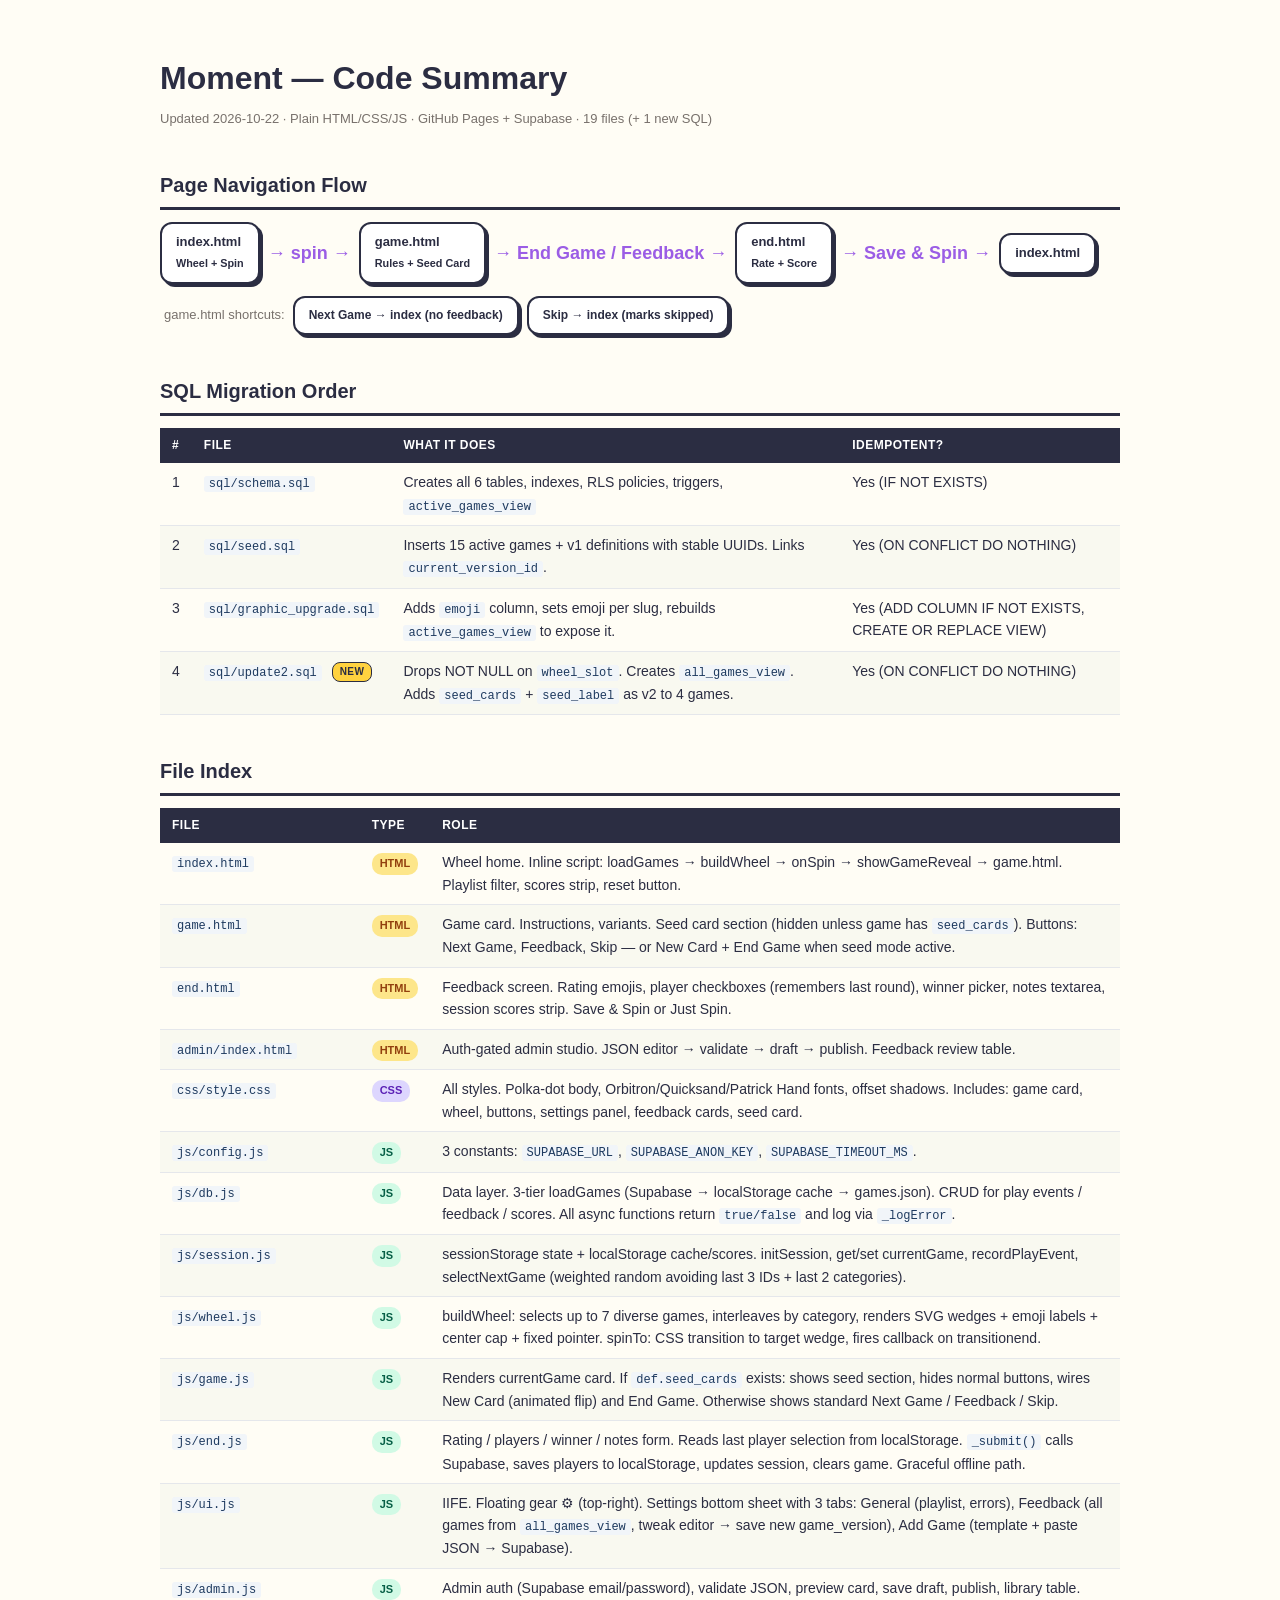
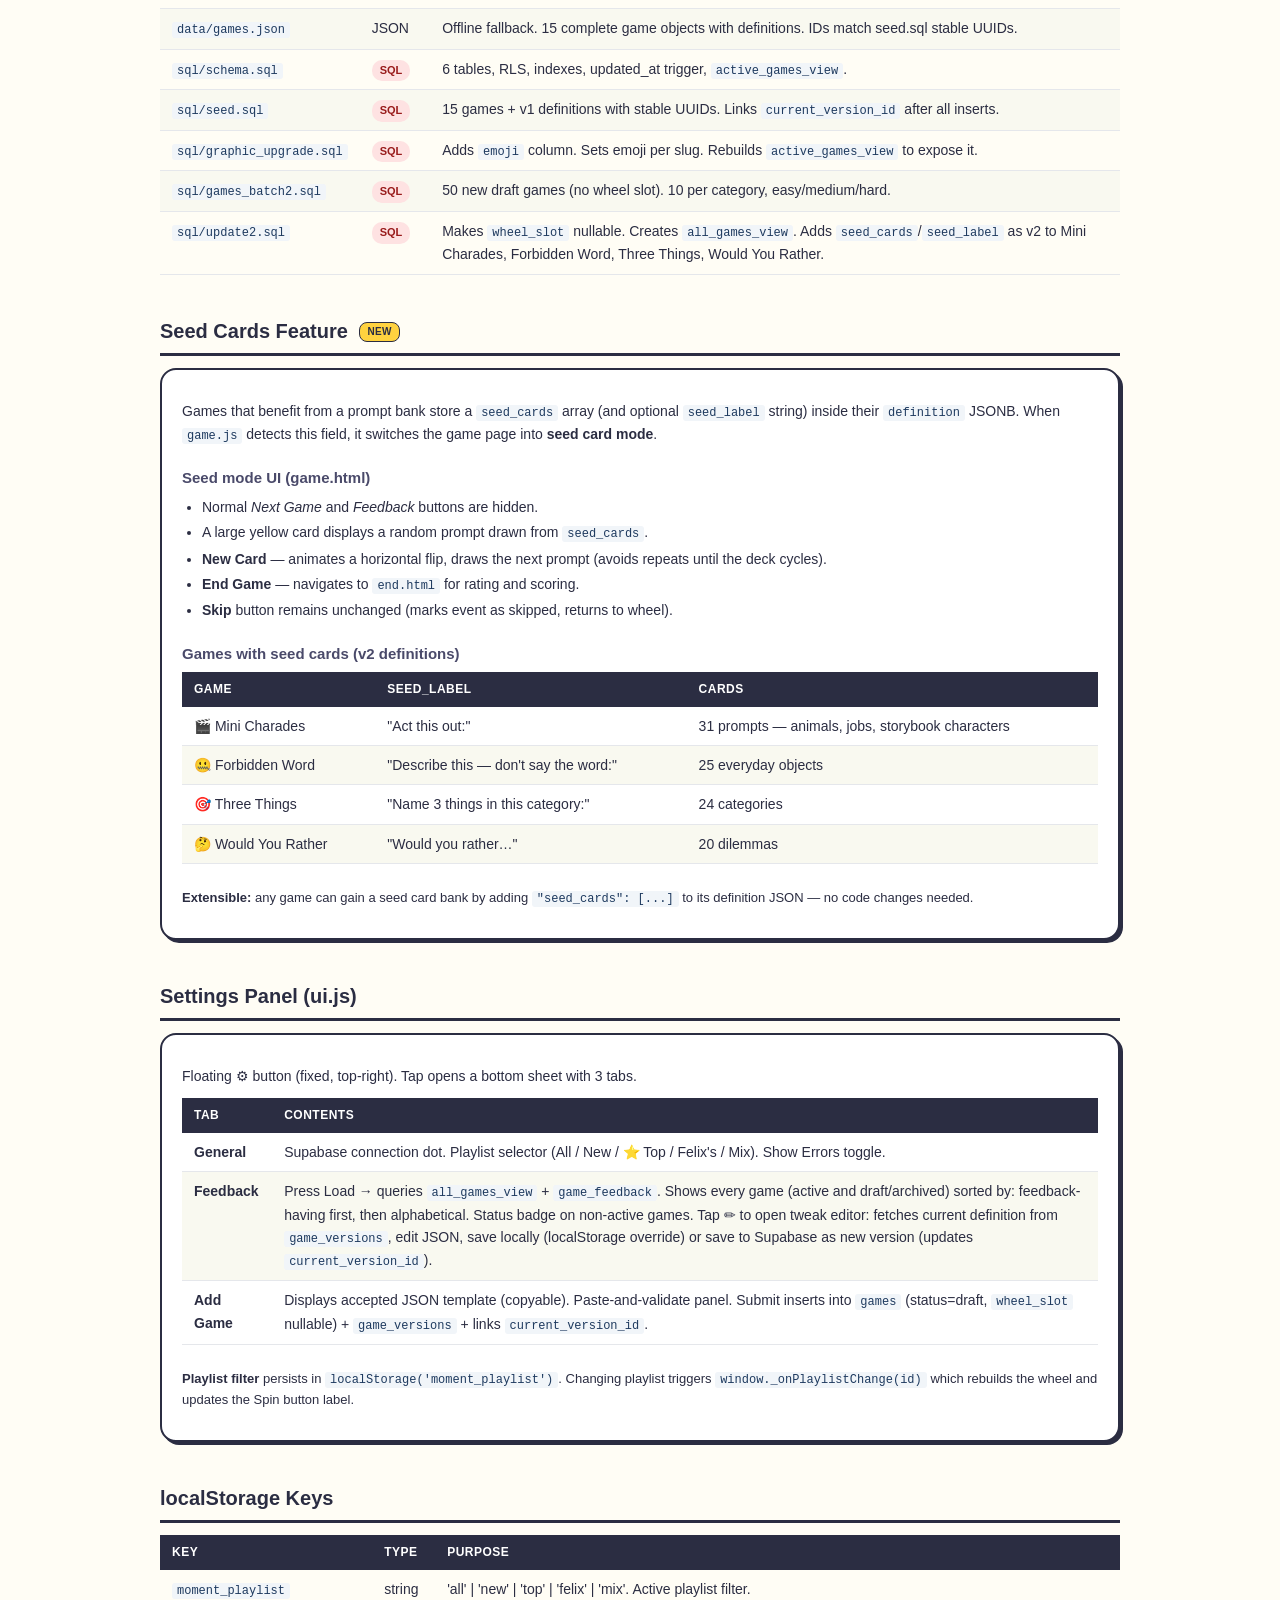
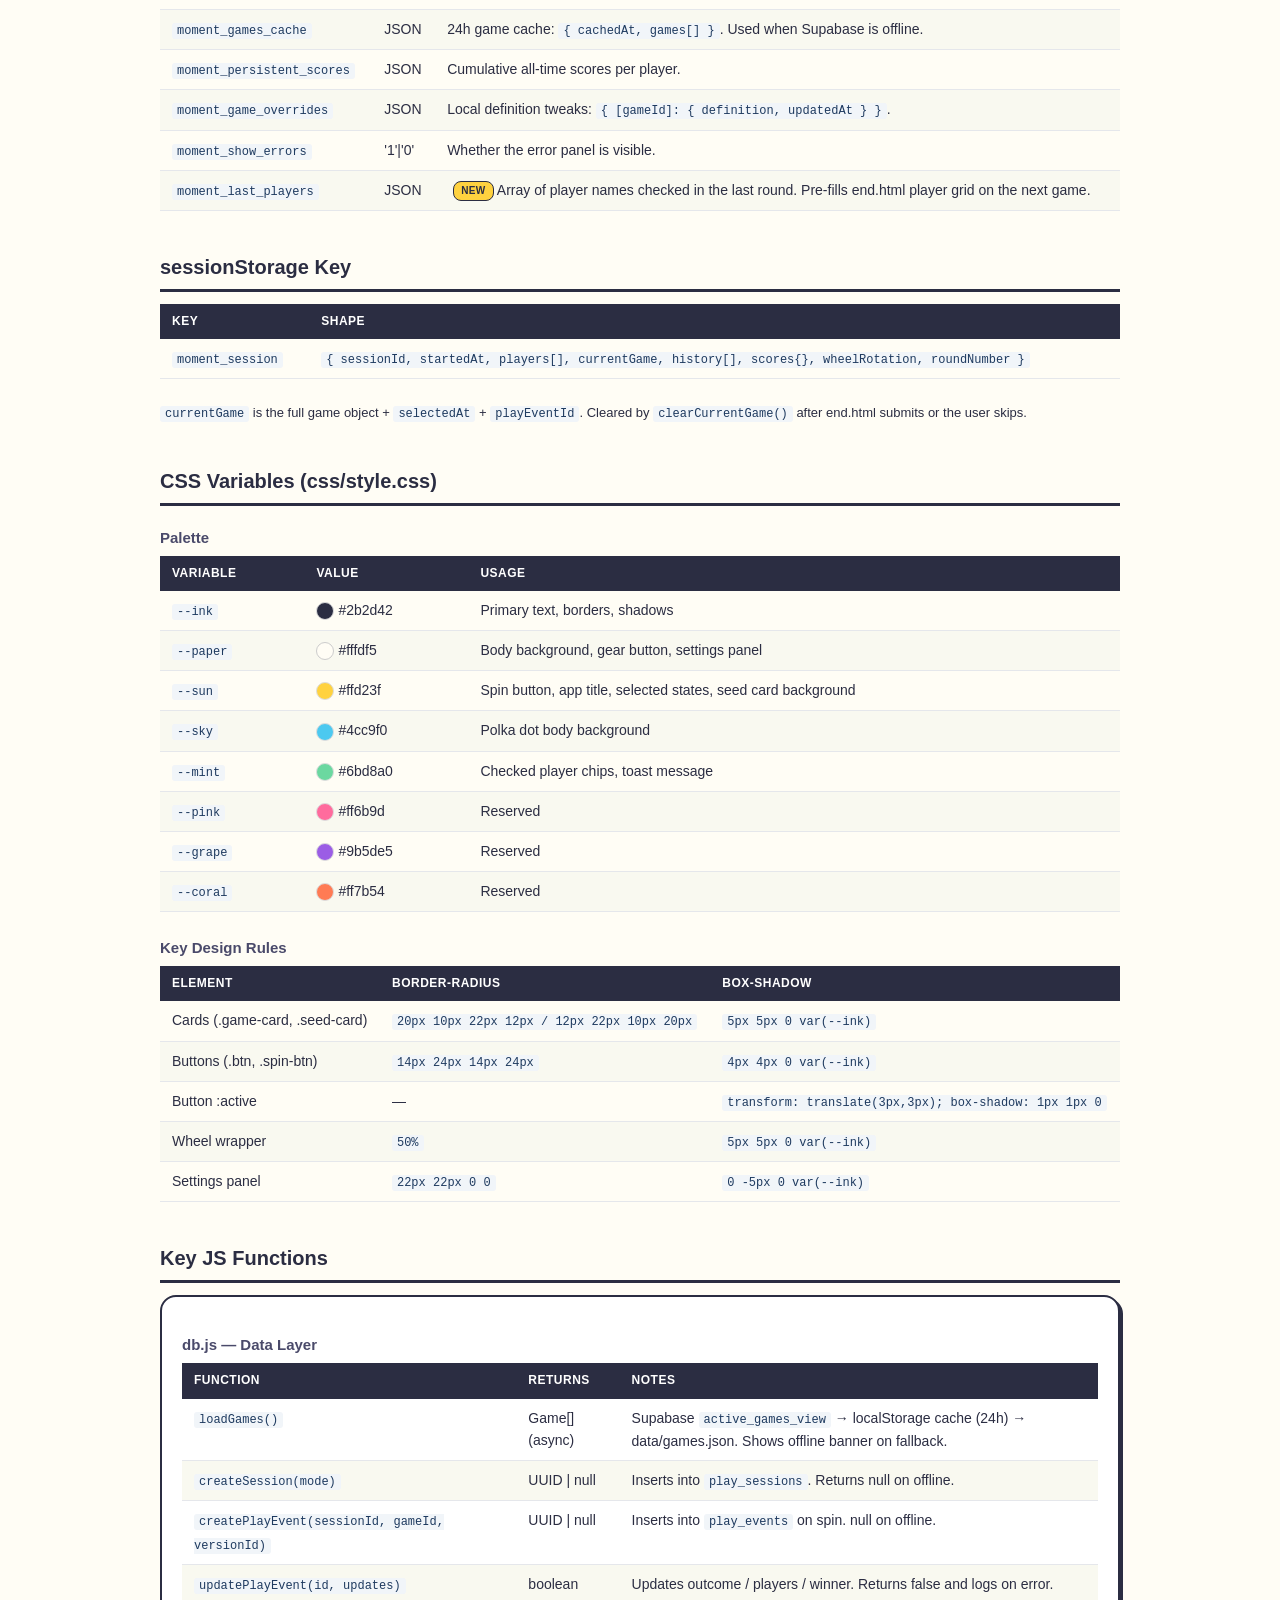
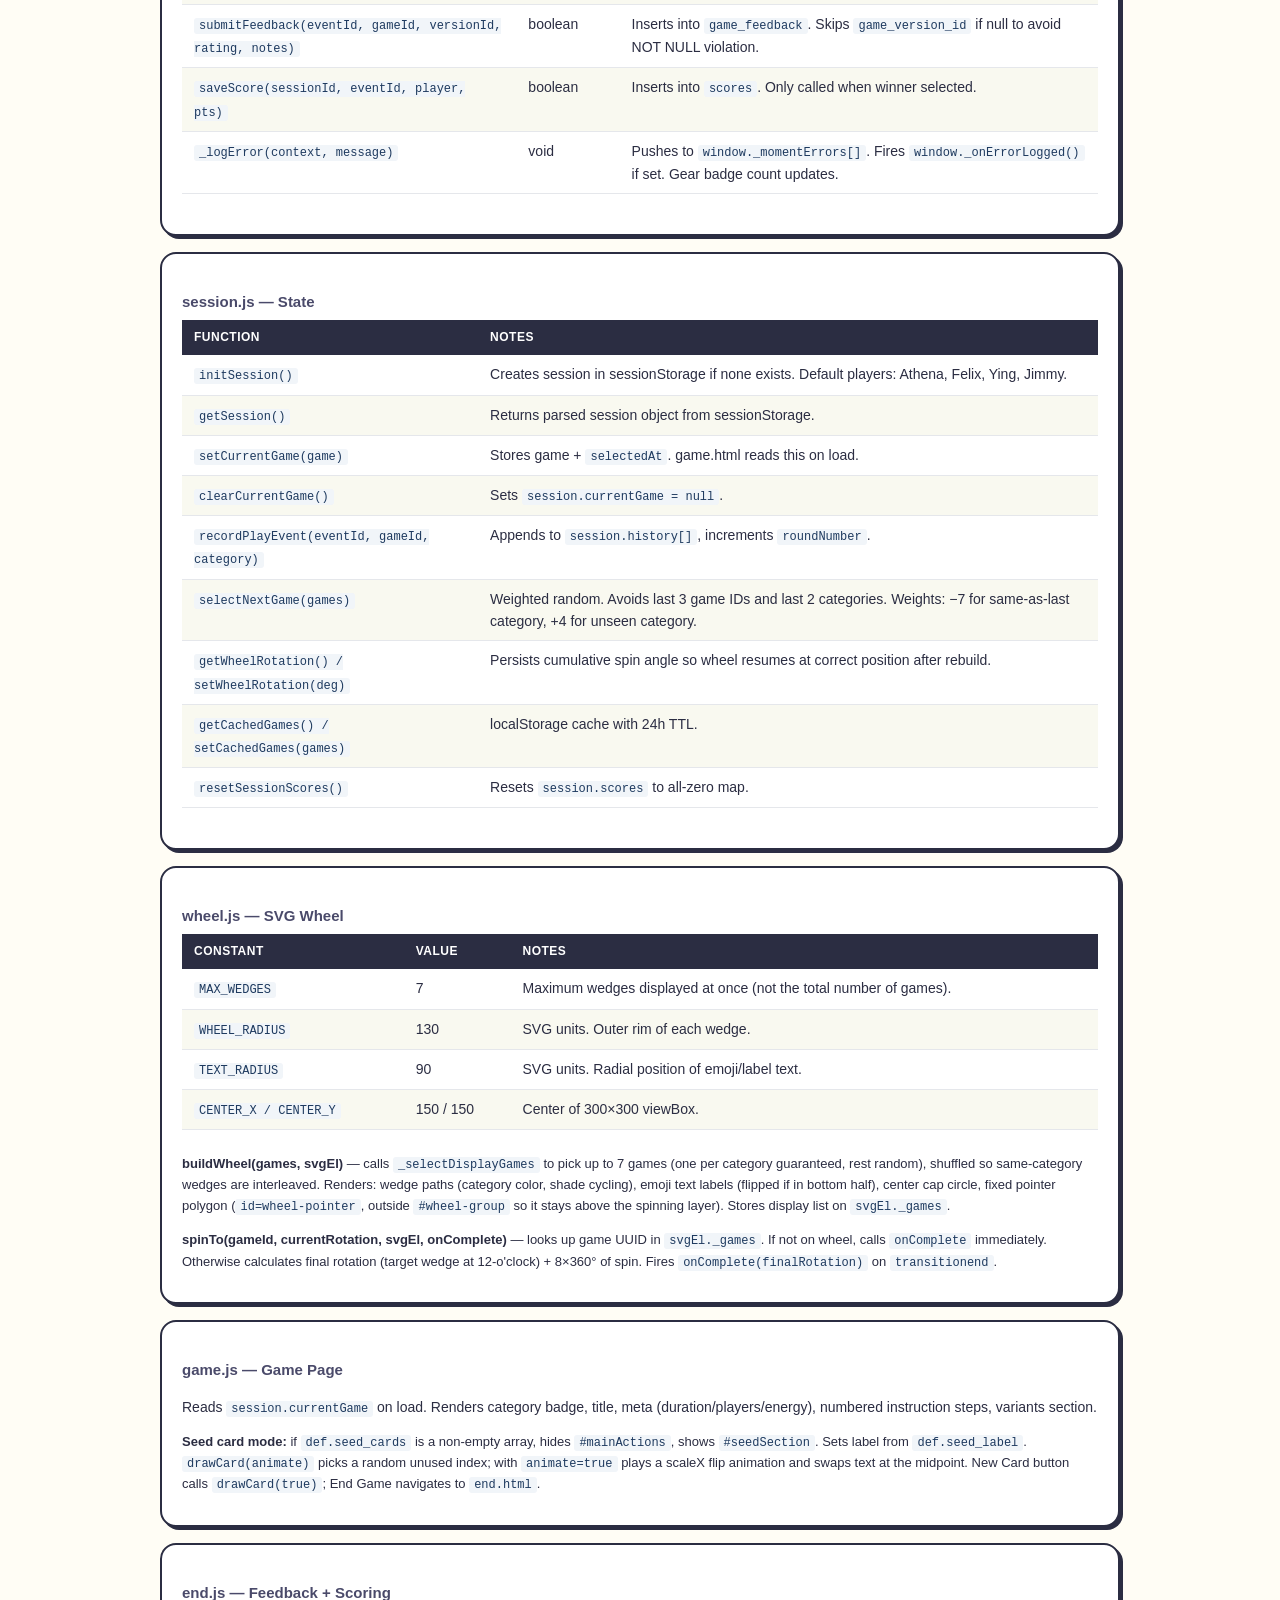
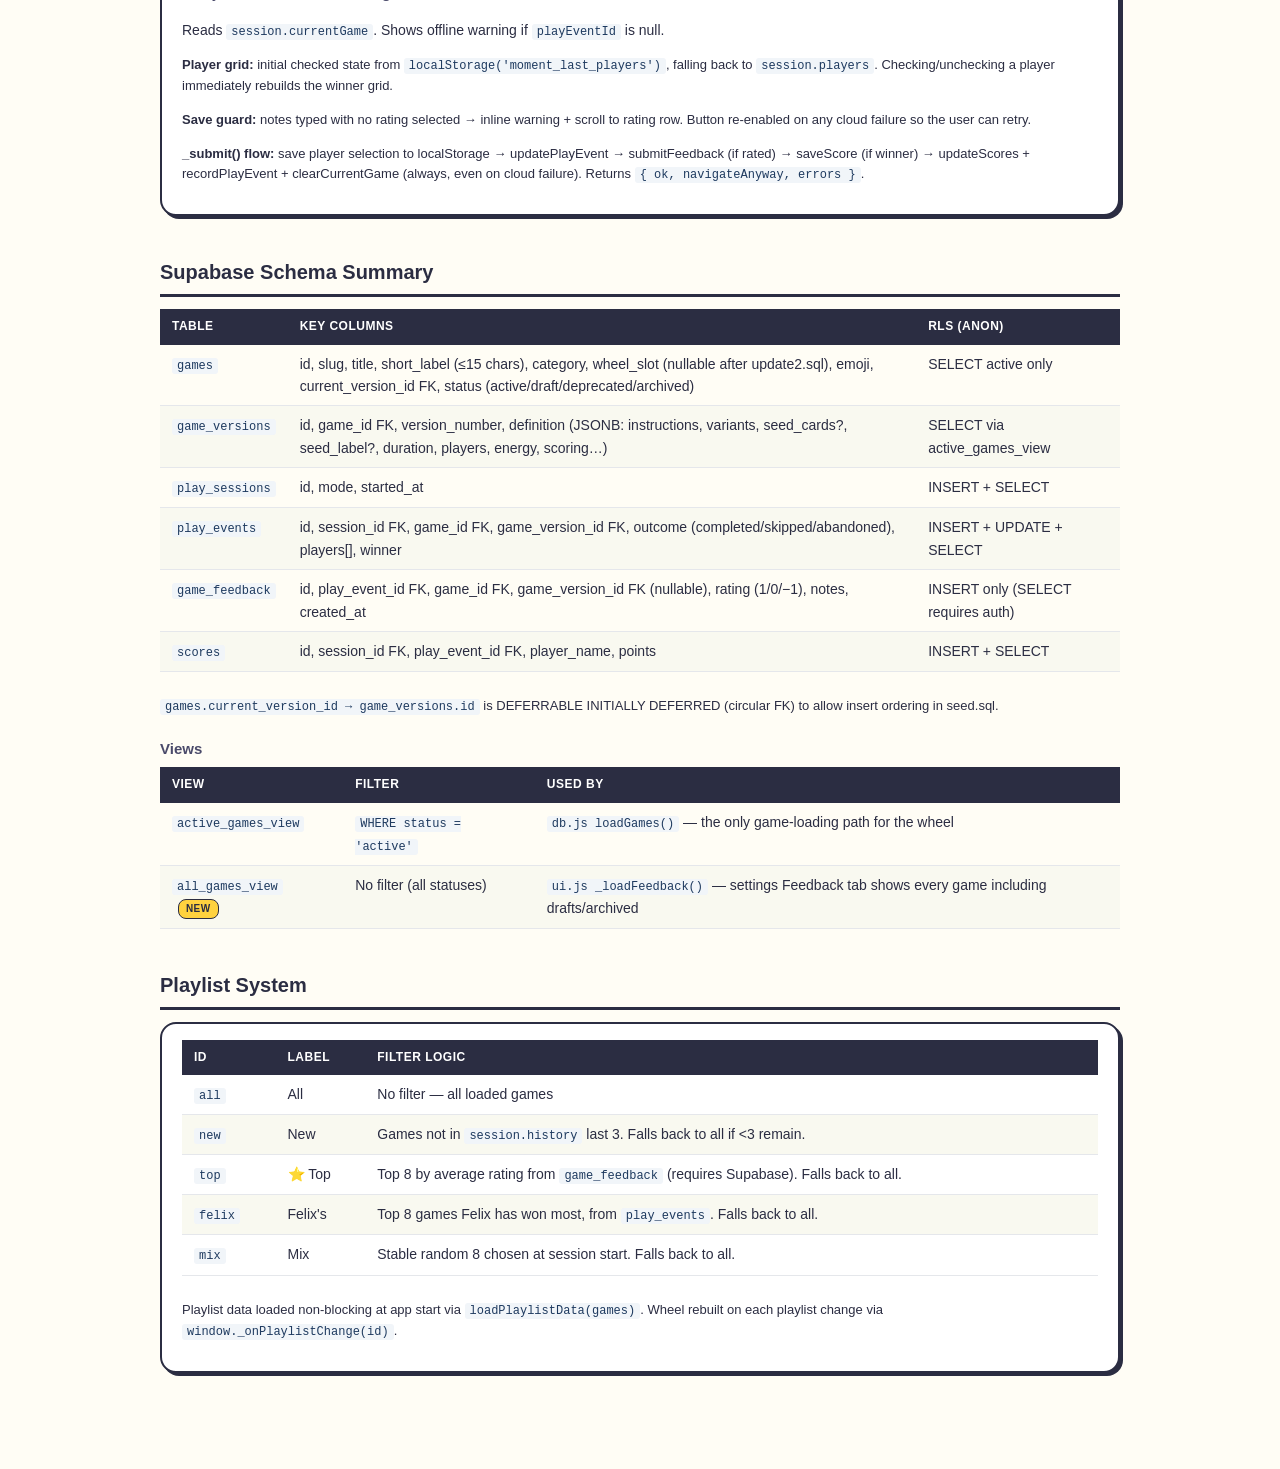
<file: index_summary.html>
<!DOCTYPE html>
<html lang="en">
<head>
<meta charset="UTF-8">
<meta name="viewport" content="width=device-width, initial-scale=1.0">
<title>Moment — Code Summary</title>
<style>
  body { font-family: -apple-system, BlinkMacSystemFont, 'Segoe UI', sans-serif; margin: 0; background: #fffdf5; color: #2b2d42; line-height: 1.6; }
  .page { max-width: 960px; margin: 0 auto; padding: 32px 24px 80px; }
  h1 { font-size: 32px; font-weight: 900; margin-bottom: 4px; }
  h2 { font-size: 20px; font-weight: 800; margin: 40px 0 12px; padding-bottom: 6px; border-bottom: 3px solid #2b2d42; }
  h3 { font-size: 15px; font-weight: 700; margin: 20px 0 6px; color: #4a4a6a; }
  .meta { font-size: 13px; color: #78716c; margin-bottom: 32px; }
  table { width: 100%; border-collapse: collapse; font-size: 14px; margin-bottom: 24px; }
  th { background: #2b2d42; color: #fff; padding: 8px 12px; text-align: left; font-size: 12px; text-transform: uppercase; letter-spacing: 0.5px; }
  td { padding: 8px 12px; border-bottom: 1px solid #e5e7eb; vertical-align: top; }
  tr:nth-child(even) td { background: #f9f9f0; }
  code { font-family: 'Courier New', monospace; font-size: 12px; background: #f1f5f9; padding: 1px 5px; border-radius: 3px; color: #1e3a5f; }
  .badge { display: inline-block; padding: 2px 8px; border-radius: 10px; font-size: 11px; font-weight: 700; text-transform: uppercase; }
  .badge-html { background: #fde68a; color: #92400e; }
  .badge-js   { background: #d1fae5; color: #065f46; }
  .badge-css  { background: #ddd6fe; color: #5b21b6; }
  .badge-sql  { background: #fee2e2; color: #991b1b; }
  .flow { display: flex; gap: 8px; align-items: center; flex-wrap: wrap; margin: 12px 0; }
  .flow-box { padding: 8px 14px; background: #fff; border: 2px solid #2b2d42; border-radius: 12px; font-size: 13px; font-weight: 700; box-shadow: 3px 3px 0 #2b2d42; }
  .flow-arrow { font-size: 18px; color: #9b5de5; font-weight: 900; }
  .swatch { display: inline-block; width: 16px; height: 16px; border-radius: 50%; border: 1px solid #ddd; vertical-align: middle; margin-right: 4px; }
  .section-card { background: #fff; border: 2px solid #2b2d42; border-radius: 16px; padding: 16px 20px; margin-bottom: 16px; box-shadow: 3px 3px 0 #2b2d42; }
  .new-badge { display: inline-block; padding: 1px 7px; background: #ffd23f; border: 1px solid #2b2d42; border-radius: 8px; font-size: 10px; font-weight: 800; text-transform: uppercase; letter-spacing: 0.4px; vertical-align: middle; margin-left: 6px; }
  ul { padding-left: 20px; margin: 6px 0; }
  li { font-size: 14px; margin-bottom: 3px; }
</style>
</head>
<body>
<div class="page">

<h1>Moment — Code Summary</h1>
<div class="meta">Updated 2026-10-22 · Plain HTML/CSS/JS · GitHub Pages + Supabase · 19 files (+ 1 new SQL)</div>

<!-- ── Navigation Flow ───────────────────────────────────── -->
<h2>Page Navigation Flow</h2>
<div class="flow">
  <div class="flow-box">index.html<br><small>Wheel + Spin</small></div>
  <div class="flow-arrow">→ spin →</div>
  <div class="flow-box">game.html<br><small>Rules + Seed Card</small></div>
  <div class="flow-arrow">→ End Game / Feedback →</div>
  <div class="flow-box">end.html<br><small>Rate + Score</small></div>
  <div class="flow-arrow">→ Save &amp; Spin →</div>
  <div class="flow-box">index.html</div>
</div>
<div class="flow" style="margin-left:4px;gap:8px;">
  <span style="font-size:13px;color:#78716c;">game.html shortcuts:</span>
  <div class="flow-box" style="font-size:12px;">Next Game → index (no feedback)</div>
  <div class="flow-box" style="font-size:12px;">Skip → index (marks skipped)</div>
</div>

<!-- ── SQL Run Order ─────────────────────────────────────── -->
<h2>SQL Migration Order</h2>
<table>
  <thead><tr><th>#</th><th>File</th><th>What it does</th><th>Idempotent?</th></tr></thead>
  <tbody>
    <tr><td>1</td><td><code>sql/schema.sql</code></td><td>Creates all 6 tables, indexes, RLS policies, triggers, <code>active_games_view</code></td><td>Yes (IF NOT EXISTS)</td></tr>
    <tr><td>2</td><td><code>sql/seed.sql</code></td><td>Inserts 15 active games + v1 definitions with stable UUIDs. Links <code>current_version_id</code>.</td><td>Yes (ON CONFLICT DO NOTHING)</td></tr>
    <tr><td>3</td><td><code>sql/graphic_upgrade.sql</code></td><td>Adds <code>emoji</code> column, sets emoji per slug, rebuilds <code>active_games_view</code> to expose it.</td><td>Yes (ADD COLUMN IF NOT EXISTS, CREATE OR REPLACE VIEW)</td></tr>
    <tr><td>4</td><td><code>sql/update2.sql</code> <span class="new-badge">new</span></td><td>Drops NOT NULL on <code>wheel_slot</code>. Creates <code>all_games_view</code>. Adds <code>seed_cards</code> + <code>seed_label</code> as v2 to 4 games.</td><td>Yes (ON CONFLICT DO NOTHING)</td></tr>
  </tbody>
</table>

<!-- ── Files ────────────────────────────────────────────── -->
<h2>File Index</h2>
<table>
  <thead><tr><th>File</th><th>Type</th><th>Role</th></tr></thead>
  <tbody>
    <tr><td><code>index.html</code></td><td><span class="badge badge-html">HTML</span></td><td>Wheel home. Inline script: loadGames → buildWheel → onSpin → showGameReveal → game.html. Playlist filter, scores strip, reset button.</td></tr>
    <tr><td><code>game.html</code></td><td><span class="badge badge-html">HTML</span></td><td>Game card. Instructions, variants. Seed card section (hidden unless game has <code>seed_cards</code>). Buttons: Next Game, Feedback, Skip — or New Card + End Game when seed mode active.</td></tr>
    <tr><td><code>end.html</code></td><td><span class="badge badge-html">HTML</span></td><td>Feedback screen. Rating emojis, player checkboxes (remembers last round), winner picker, notes textarea, session scores strip. Save &amp; Spin or Just Spin.</td></tr>
    <tr><td><code>admin/index.html</code></td><td><span class="badge badge-html">HTML</span></td><td>Auth-gated admin studio. JSON editor → validate → draft → publish. Feedback review table.</td></tr>
    <tr><td><code>css/style.css</code></td><td><span class="badge badge-css">CSS</span></td><td>All styles. Polka-dot body, Orbitron/Quicksand/Patrick Hand fonts, offset shadows. Includes: game card, wheel, buttons, settings panel, feedback cards, seed card.</td></tr>
    <tr><td><code>js/config.js</code></td><td><span class="badge badge-js">JS</span></td><td>3 constants: <code>SUPABASE_URL</code>, <code>SUPABASE_ANON_KEY</code>, <code>SUPABASE_TIMEOUT_MS</code>.</td></tr>
    <tr><td><code>js/db.js</code></td><td><span class="badge badge-js">JS</span></td><td>Data layer. 3-tier loadGames (Supabase → localStorage cache → games.json). CRUD for play events / feedback / scores. All async functions return <code>true/false</code> and log via <code>_logError</code>.</td></tr>
    <tr><td><code>js/session.js</code></td><td><span class="badge badge-js">JS</span></td><td>sessionStorage state + localStorage cache/scores. initSession, get/set currentGame, recordPlayEvent, selectNextGame (weighted random avoiding last 3 IDs + last 2 categories).</td></tr>
    <tr><td><code>js/wheel.js</code></td><td><span class="badge badge-js">JS</span></td><td>buildWheel: selects up to 7 diverse games, interleaves by category, renders SVG wedges + emoji labels + center cap + fixed pointer. spinTo: CSS transition to target wedge, fires callback on transitionend.</td></tr>
    <tr><td><code>js/game.js</code></td><td><span class="badge badge-js">JS</span></td><td>Renders currentGame card. If <code>def.seed_cards</code> exists: shows seed section, hides normal buttons, wires New Card (animated flip) and End Game. Otherwise shows standard Next Game / Feedback / Skip.</td></tr>
    <tr><td><code>js/end.js</code></td><td><span class="badge badge-js">JS</span></td><td>Rating / players / winner / notes form. Reads last player selection from localStorage. <code>_submit()</code> calls Supabase, saves players to localStorage, updates session, clears game. Graceful offline path.</td></tr>
    <tr><td><code>js/ui.js</code></td><td><span class="badge badge-js">JS</span></td><td>IIFE. Floating gear ⚙ (top-right). Settings bottom sheet with 3 tabs: General (playlist, errors), Feedback (all games from <code>all_games_view</code>, tweak editor → save new game_version), Add Game (template + paste JSON → Supabase).</td></tr>
    <tr><td><code>js/admin.js</code></td><td><span class="badge badge-js">JS</span></td><td>Admin auth (Supabase email/password), validate JSON, preview card, save draft, publish, library table.</td></tr>
    <tr><td><code>data/games.json</code></td><td>JSON</td><td>Offline fallback. 15 complete game objects with definitions. IDs match seed.sql stable UUIDs.</td></tr>
    <tr><td><code>sql/schema.sql</code></td><td><span class="badge badge-sql">SQL</span></td><td>6 tables, RLS, indexes, updated_at trigger, <code>active_games_view</code>.</td></tr>
    <tr><td><code>sql/seed.sql</code></td><td><span class="badge badge-sql">SQL</span></td><td>15 games + v1 definitions with stable UUIDs. Links <code>current_version_id</code> after all inserts.</td></tr>
    <tr><td><code>sql/graphic_upgrade.sql</code></td><td><span class="badge badge-sql">SQL</span></td><td>Adds <code>emoji</code> column. Sets emoji per slug. Rebuilds <code>active_games_view</code> to expose it.</td></tr>
    <tr><td><code>sql/games_batch2.sql</code></td><td><span class="badge badge-sql">SQL</span></td><td>50 new draft games (no wheel slot). 10 per category, easy/medium/hard.</td></tr>
    <tr><td><code>sql/update2.sql</code></td><td><span class="badge badge-sql">SQL</span></td><td>Makes <code>wheel_slot</code> nullable. Creates <code>all_games_view</code>. Adds <code>seed_cards</code>/<code>seed_label</code> as v2 to Mini Charades, Forbidden Word, Three Things, Would You Rather.</td></tr>
  </tbody>
</table>

<!-- ── Seed Cards Feature ────────────────────────────────── -->
<h2>Seed Cards Feature <span class="new-badge">new</span></h2>
<div class="section-card">
  <p style="font-size:14px;margin-bottom:10px;">Games that benefit from a prompt bank store a <code>seed_cards</code> array (and optional <code>seed_label</code> string) inside their <code>definition</code> JSONB. When <code>game.js</code> detects this field, it switches the game page into <strong>seed card mode</strong>.</p>
  <h3>Seed mode UI (game.html)</h3>
  <ul>
    <li>Normal <em>Next Game</em> and <em>Feedback</em> buttons are hidden.</li>
    <li>A large yellow card displays a random prompt drawn from <code>seed_cards</code>.</li>
    <li><strong>New Card</strong> — animates a horizontal flip, draws the next prompt (avoids repeats until the deck cycles).</li>
    <li><strong>End Game</strong> — navigates to <code>end.html</code> for rating and scoring.</li>
    <li><strong>Skip</strong> button remains unchanged (marks event as skipped, returns to wheel).</li>
  </ul>
  <h3>Games with seed cards (v2 definitions)</h3>
  <table>
    <thead><tr><th>Game</th><th>seed_label</th><th>Cards</th></tr></thead>
    <tbody>
      <tr><td>🎬 Mini Charades</td><td>"Act this out:"</td><td>31 prompts — animals, jobs, storybook characters</td></tr>
      <tr><td>🤐 Forbidden Word</td><td>"Describe this — don't say the word:"</td><td>25 everyday objects</td></tr>
      <tr><td>🎯 Three Things</td><td>"Name 3 things in this category:"</td><td>24 categories</td></tr>
      <tr><td>🤔 Would You Rather</td><td>"Would you rather…"</td><td>20 dilemmas</td></tr>
    </tbody>
  </table>
  <p style="font-size:13px;"><strong>Extensible:</strong> any game can gain a seed card bank by adding <code>"seed_cards": [...]</code> to its definition JSON — no code changes needed.</p>
</div>

<!-- ── Settings Panel ─────────────────────────────────────── -->
<h2>Settings Panel (ui.js)</h2>
<div class="section-card">
  <p style="font-size:14px;margin-bottom:10px;">Floating ⚙ button (fixed, top-right). Tap opens a bottom sheet with 3 tabs.</p>
  <table>
    <thead><tr><th>Tab</th><th>Contents</th></tr></thead>
    <tbody>
      <tr><td><strong>General</strong></td><td>Supabase connection dot. Playlist selector (All / New / ⭐ Top / Felix's / Mix). Show Errors toggle.</td></tr>
      <tr><td><strong>Feedback</strong></td><td>Press Load → queries <code>all_games_view</code> + <code>game_feedback</code>. Shows every game (active and draft/archived) sorted by: feedback-having first, then alphabetical. Status badge on non-active games. Tap ✏ to open tweak editor: fetches current definition from <code>game_versions</code>, edit JSON, save locally (localStorage override) or save to Supabase as new version (updates <code>current_version_id</code>).</td></tr>
      <tr><td><strong>Add Game</strong></td><td>Displays accepted JSON template (copyable). Paste-and-validate panel. Submit inserts into <code>games</code> (status=draft, <code>wheel_slot</code> nullable) + <code>game_versions</code> + links <code>current_version_id</code>.</td></tr>
    </tbody>
  </table>
  <p style="font-size:13px;"><strong>Playlist filter</strong> persists in <code>localStorage('moment_playlist')</code>. Changing playlist triggers <code>window._onPlaylistChange(id)</code> which rebuilds the wheel and updates the Spin button label.</p>
</div>

<!-- ── localStorage Keys ─────────────────────────────────── -->
<h2>localStorage Keys</h2>
<table>
  <thead><tr><th>Key</th><th>Type</th><th>Purpose</th></tr></thead>
  <tbody>
    <tr><td><code>moment_playlist</code></td><td>string</td><td>'all' | 'new' | 'top' | 'felix' | 'mix'. Active playlist filter.</td></tr>
    <tr><td><code>moment_games_cache</code></td><td>JSON</td><td>24h game cache: <code>{ cachedAt, games[] }</code>. Used when Supabase is offline.</td></tr>
    <tr><td><code>moment_persistent_scores</code></td><td>JSON</td><td>Cumulative all-time scores per player.</td></tr>
    <tr><td><code>moment_game_overrides</code></td><td>JSON</td><td>Local definition tweaks: <code>{ [gameId]: { definition, updatedAt } }</code>.</td></tr>
    <tr><td><code>moment_show_errors</code></td><td>'1'|'0'</td><td>Whether the error panel is visible.</td></tr>
    <tr><td><code>moment_last_players</code></td><td>JSON</td><td><span class="new-badge">new</span> Array of player names checked in the last round. Pre-fills end.html player grid on the next game.</td></tr>
  </tbody>
</table>

<!-- ── sessionStorage Keys ───────────────────────────────── -->
<h2>sessionStorage Key</h2>
<table>
  <thead><tr><th>Key</th><th>Shape</th></tr></thead>
  <tbody>
    <tr><td><code>moment_session</code></td><td><code>{ sessionId, startedAt, players[], currentGame, history[], scores{}, wheelRotation, roundNumber }</code></td></tr>
  </tbody>
</table>
<p style="font-size:13px;"><code>currentGame</code> is the full game object + <code>selectedAt</code> + <code>playEventId</code>. Cleared by <code>clearCurrentGame()</code> after end.html submits or the user skips.</p>

<!-- ── CSS Variables ────────────────────────────────────── -->
<h2>CSS Variables (css/style.css)</h2>

<h3>Palette</h3>
<table>
  <thead><tr><th>Variable</th><th>Value</th><th>Usage</th></tr></thead>
  <tbody>
    <tr><td><code>--ink</code></td><td><span class="swatch" style="background:#2b2d42"></span>#2b2d42</td><td>Primary text, borders, shadows</td></tr>
    <tr><td><code>--paper</code></td><td><span class="swatch" style="background:#fffdf5;border-color:#ccc"></span>#fffdf5</td><td>Body background, gear button, settings panel</td></tr>
    <tr><td><code>--sun</code></td><td><span class="swatch" style="background:#ffd23f"></span>#ffd23f</td><td>Spin button, app title, selected states, seed card background</td></tr>
    <tr><td><code>--sky</code></td><td><span class="swatch" style="background:#4cc9f0"></span>#4cc9f0</td><td>Polka dot body background</td></tr>
    <tr><td><code>--mint</code></td><td><span class="swatch" style="background:#6bd8a0"></span>#6bd8a0</td><td>Checked player chips, toast message</td></tr>
    <tr><td><code>--pink</code></td><td><span class="swatch" style="background:#ff6b9d"></span>#ff6b9d</td><td>Reserved</td></tr>
    <tr><td><code>--grape</code></td><td><span class="swatch" style="background:#9b5de5"></span>#9b5de5</td><td>Reserved</td></tr>
    <tr><td><code>--coral</code></td><td><span class="swatch" style="background:#ff7b54"></span>#ff7b54</td><td>Reserved</td></tr>
  </tbody>
</table>

<h3>Key Design Rules</h3>
<table>
  <thead><tr><th>Element</th><th>border-radius</th><th>box-shadow</th></tr></thead>
  <tbody>
    <tr><td>Cards (.game-card, .seed-card)</td><td><code>20px 10px 22px 12px / 12px 22px 10px 20px</code></td><td><code>5px 5px 0 var(--ink)</code></td></tr>
    <tr><td>Buttons (.btn, .spin-btn)</td><td><code>14px 24px 14px 24px</code></td><td><code>4px 4px 0 var(--ink)</code></td></tr>
    <tr><td>Button :active</td><td>—</td><td><code>transform: translate(3px,3px); box-shadow: 1px 1px 0</code></td></tr>
    <tr><td>Wheel wrapper</td><td><code>50%</code></td><td><code>5px 5px 0 var(--ink)</code></td></tr>
    <tr><td>Settings panel</td><td><code>22px 22px 0 0</code></td><td><code>0 -5px 0 var(--ink)</code></td></tr>
  </tbody>
</table>

<!-- ── JS Key Functions ─────────────────────────────────── -->
<h2>Key JS Functions</h2>

<div class="section-card">
  <h3>db.js — Data Layer</h3>
  <table>
    <thead><tr><th>Function</th><th>Returns</th><th>Notes</th></tr></thead>
    <tbody>
      <tr><td><code>loadGames()</code></td><td>Game[] (async)</td><td>Supabase <code>active_games_view</code> → localStorage cache (24h) → data/games.json. Shows offline banner on fallback.</td></tr>
      <tr><td><code>createSession(mode)</code></td><td>UUID | null</td><td>Inserts into <code>play_sessions</code>. Returns null on offline.</td></tr>
      <tr><td><code>createPlayEvent(sessionId, gameId, versionId)</code></td><td>UUID | null</td><td>Inserts into <code>play_events</code> on spin. null on offline.</td></tr>
      <tr><td><code>updatePlayEvent(id, updates)</code></td><td>boolean</td><td>Updates outcome / players / winner. Returns false and logs on error.</td></tr>
      <tr><td><code>submitFeedback(eventId, gameId, versionId, rating, notes)</code></td><td>boolean</td><td>Inserts into <code>game_feedback</code>. Skips <code>game_version_id</code> if null to avoid NOT NULL violation.</td></tr>
      <tr><td><code>saveScore(sessionId, eventId, player, pts)</code></td><td>boolean</td><td>Inserts into <code>scores</code>. Only called when winner selected.</td></tr>
      <tr><td><code>_logError(context, message)</code></td><td>void</td><td>Pushes to <code>window._momentErrors[]</code>. Fires <code>window._onErrorLogged()</code> if set. Gear badge count updates.</td></tr>
    </tbody>
  </table>
</div>

<div class="section-card">
  <h3>session.js — State</h3>
  <table>
    <thead><tr><th>Function</th><th>Notes</th></tr></thead>
    <tbody>
      <tr><td><code>initSession()</code></td><td>Creates session in sessionStorage if none exists. Default players: Athena, Felix, Ying, Jimmy.</td></tr>
      <tr><td><code>getSession()</code></td><td>Returns parsed session object from sessionStorage.</td></tr>
      <tr><td><code>setCurrentGame(game)</code></td><td>Stores game + <code>selectedAt</code>. game.html reads this on load.</td></tr>
      <tr><td><code>clearCurrentGame()</code></td><td>Sets <code>session.currentGame = null</code>.</td></tr>
      <tr><td><code>recordPlayEvent(eventId, gameId, category)</code></td><td>Appends to <code>session.history[]</code>, increments <code>roundNumber</code>.</td></tr>
      <tr><td><code>selectNextGame(games)</code></td><td>Weighted random. Avoids last 3 game IDs and last 2 categories. Weights: −7 for same-as-last category, +4 for unseen category.</td></tr>
      <tr><td><code>getWheelRotation() / setWheelRotation(deg)</code></td><td>Persists cumulative spin angle so wheel resumes at correct position after rebuild.</td></tr>
      <tr><td><code>getCachedGames() / setCachedGames(games)</code></td><td>localStorage cache with 24h TTL.</td></tr>
      <tr><td><code>resetSessionScores()</code></td><td>Resets <code>session.scores</code> to all-zero map.</td></tr>
    </tbody>
  </table>
</div>

<div class="section-card">
  <h3>wheel.js — SVG Wheel</h3>
  <table>
    <thead><tr><th>Constant</th><th>Value</th><th>Notes</th></tr></thead>
    <tbody>
      <tr><td><code>MAX_WEDGES</code></td><td>7</td><td>Maximum wedges displayed at once (not the total number of games).</td></tr>
      <tr><td><code>WHEEL_RADIUS</code></td><td>130</td><td>SVG units. Outer rim of each wedge.</td></tr>
      <tr><td><code>TEXT_RADIUS</code></td><td>90</td><td>SVG units. Radial position of emoji/label text.</td></tr>
      <tr><td><code>CENTER_X / CENTER_Y</code></td><td>150 / 150</td><td>Center of 300×300 viewBox.</td></tr>
    </tbody>
  </table>
  <p style="font-size:13px;margin-top:8px;"><strong>buildWheel(games, svgEl)</strong> — calls <code>_selectDisplayGames</code> to pick up to 7 games (one per category guaranteed, rest random), shuffled so same-category wedges are interleaved. Renders: wedge paths (category color, shade cycling), emoji text labels (flipped if in bottom half), center cap circle, fixed pointer polygon (<code>id=wheel-pointer</code>, outside <code>#wheel-group</code> so it stays above the spinning layer). Stores display list on <code>svgEl._games</code>.</p>
  <p style="font-size:13px;"><strong>spinTo(gameId, currentRotation, svgEl, onComplete)</strong> — looks up game UUID in <code>svgEl._games</code>. If not on wheel, calls <code>onComplete</code> immediately. Otherwise calculates final rotation (target wedge at 12-o'clock) + 8×360° of spin. Fires <code>onComplete(finalRotation)</code> on <code>transitionend</code>.</p>
</div>

<div class="section-card">
  <h3>game.js — Game Page</h3>
  <p style="font-size:14px;margin-bottom:8px;">Reads <code>session.currentGame</code> on load. Renders category badge, title, meta (duration/players/energy), numbered instruction steps, variants section.</p>
  <p style="font-size:13px;"><strong>Seed card mode:</strong> if <code>def.seed_cards</code> is a non-empty array, hides <code>#mainActions</code>, shows <code>#seedSection</code>. Sets label from <code>def.seed_label</code>. <code>drawCard(animate)</code> picks a random unused index; with <code>animate=true</code> plays a scaleX flip animation and swaps text at the midpoint. New Card button calls <code>drawCard(true)</code>; End Game navigates to <code>end.html</code>.</p>
</div>

<div class="section-card">
  <h3>end.js — Feedback + Scoring</h3>
  <p style="font-size:14px;margin-bottom:8px;">Reads <code>session.currentGame</code>. Shows offline warning if <code>playEventId</code> is null.</p>
  <p style="font-size:13px;"><strong>Player grid:</strong> initial checked state from <code>localStorage('moment_last_players')</code>, falling back to <code>session.players</code>. Checking/unchecking a player immediately rebuilds the winner grid.</p>
  <p style="font-size:13px;"><strong>Save guard:</strong> notes typed with no rating selected → inline warning + scroll to rating row. Button re-enabled on any cloud failure so the user can retry.</p>
  <p style="font-size:13px;"><strong>_submit() flow:</strong> save player selection to localStorage → updatePlayEvent → submitFeedback (if rated) → saveScore (if winner) → updateScores + recordPlayEvent + clearCurrentGame (always, even on cloud failure). Returns <code>{ ok, navigateAnyway, errors }</code>.</p>
</div>

<!-- ── Supabase Schema ───────────────────────────────────── -->
<h2>Supabase Schema Summary</h2>
<table>
  <thead><tr><th>Table</th><th>Key Columns</th><th>RLS (anon)</th></tr></thead>
  <tbody>
    <tr><td><code>games</code></td><td>id, slug, title, short_label (≤15 chars), category, wheel_slot (nullable after update2.sql), emoji, current_version_id FK, status (active/draft/deprecated/archived)</td><td>SELECT active only</td></tr>
    <tr><td><code>game_versions</code></td><td>id, game_id FK, version_number, definition (JSONB: instructions, variants, seed_cards?, seed_label?, duration, players, energy, scoring…)</td><td>SELECT via active_games_view</td></tr>
    <tr><td><code>play_sessions</code></td><td>id, mode, started_at</td><td>INSERT + SELECT</td></tr>
    <tr><td><code>play_events</code></td><td>id, session_id FK, game_id FK, game_version_id FK, outcome (completed/skipped/abandoned), players[], winner</td><td>INSERT + UPDATE + SELECT</td></tr>
    <tr><td><code>game_feedback</code></td><td>id, play_event_id FK, game_id FK, game_version_id FK (nullable), rating (1/0/−1), notes, created_at</td><td>INSERT only (SELECT requires auth)</td></tr>
    <tr><td><code>scores</code></td><td>id, session_id FK, play_event_id FK, player_name, points</td><td>INSERT + SELECT</td></tr>
  </tbody>
</table>
<p style="font-size:13px;"><code>games.current_version_id → game_versions.id</code> is DEFERRABLE INITIALLY DEFERRED (circular FK) to allow insert ordering in seed.sql.</p>

<h3>Views</h3>
<table>
  <thead><tr><th>View</th><th>Filter</th><th>Used by</th></tr></thead>
  <tbody>
    <tr><td><code>active_games_view</code></td><td><code>WHERE status = 'active'</code></td><td><code>db.js loadGames()</code> — the only game-loading path for the wheel</td></tr>
    <tr><td><code>all_games_view</code> <span class="new-badge">new</span></td><td>No filter (all statuses)</td><td><code>ui.js _loadFeedback()</code> — settings Feedback tab shows every game including drafts/archived</td></tr>
  </tbody>
</table>

<!-- ── Playlist System ───────────────────────────────────── -->
<h2>Playlist System</h2>
<div class="section-card">
  <table>
    <thead><tr><th>ID</th><th>Label</th><th>Filter logic</th></tr></thead>
    <tbody>
      <tr><td><code>all</code></td><td>All</td><td>No filter — all loaded games</td></tr>
      <tr><td><code>new</code></td><td>New</td><td>Games not in <code>session.history</code> last 3. Falls back to all if &lt;3 remain.</td></tr>
      <tr><td><code>top</code></td><td>⭐ Top</td><td>Top 8 by average rating from <code>game_feedback</code> (requires Supabase). Falls back to all.</td></tr>
      <tr><td><code>felix</code></td><td>Felix's</td><td>Top 8 games Felix has won most, from <code>play_events</code>. Falls back to all.</td></tr>
      <tr><td><code>mix</code></td><td>Mix</td><td>Stable random 8 chosen at session start. Falls back to all.</td></tr>
    </tbody>
  </table>
  <p style="font-size:13px;">Playlist data loaded non-blocking at app start via <code>loadPlaylistData(games)</code>. Wheel rebuilt on each playlist change via <code>window._onPlaylistChange(id)</code>.</p>
</div>

</div>
</body>
</html>
</file>
